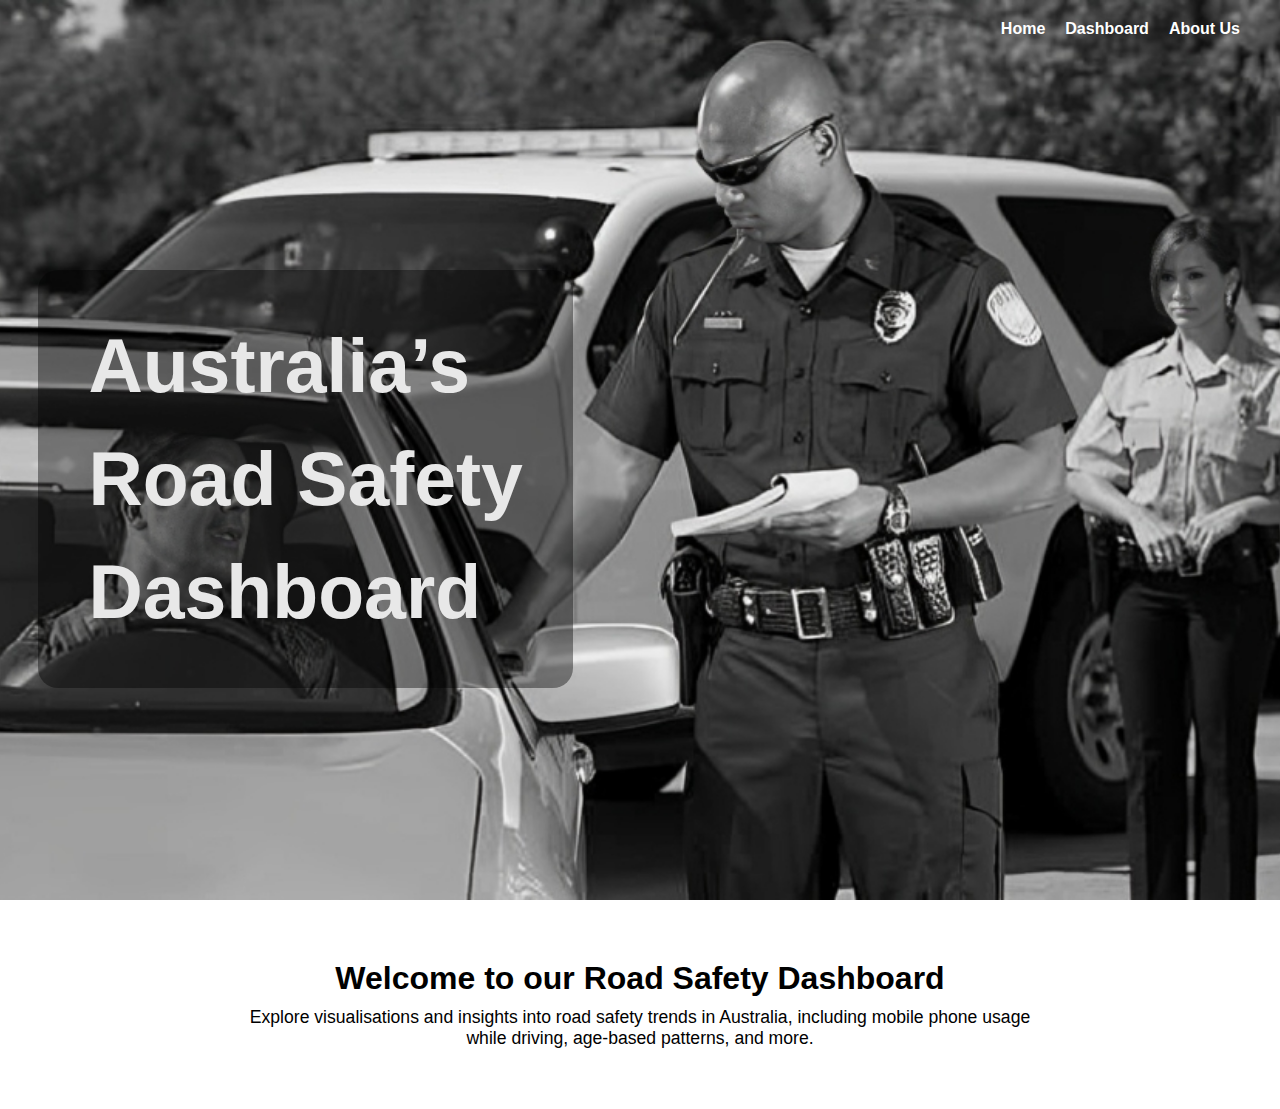
<file: index.html>
<!DOCTYPE html>
<html lang="en">

<head>
    <meta charset="UTF-8" />
    <meta name="viewport" content="width=device-width, initial-scale=1.0" />
    <title>Road Safety Dashboard</title>
    <link rel="stylesheet" href="css/base.css" />
</head>

<body>
    <header class="home-header">
        <nav class="navbar">
            <ul>
                <li><a href="index.html">Home</a></li>
                <li><a href="dashboard.html">Dashboard</a></li>
                <li><a href="aboutus.html">About Us</a></li>
            </ul>
        </nav>
        <div class="hero-text">
            <h1>Australia’s<br />Road Safety<br />Dashboard</h1>
        </div>
    </header>

    <main>
        <section class="intro">
            <h2>Welcome to our Road Safety Dashboard</h2>
            <p>Explore visualisations and insights into road safety trends in Australia, including mobile phone usage
                while driving, age-based patterns, and more.</p>
        </section>
    </main>
</body>

</html>
</file>
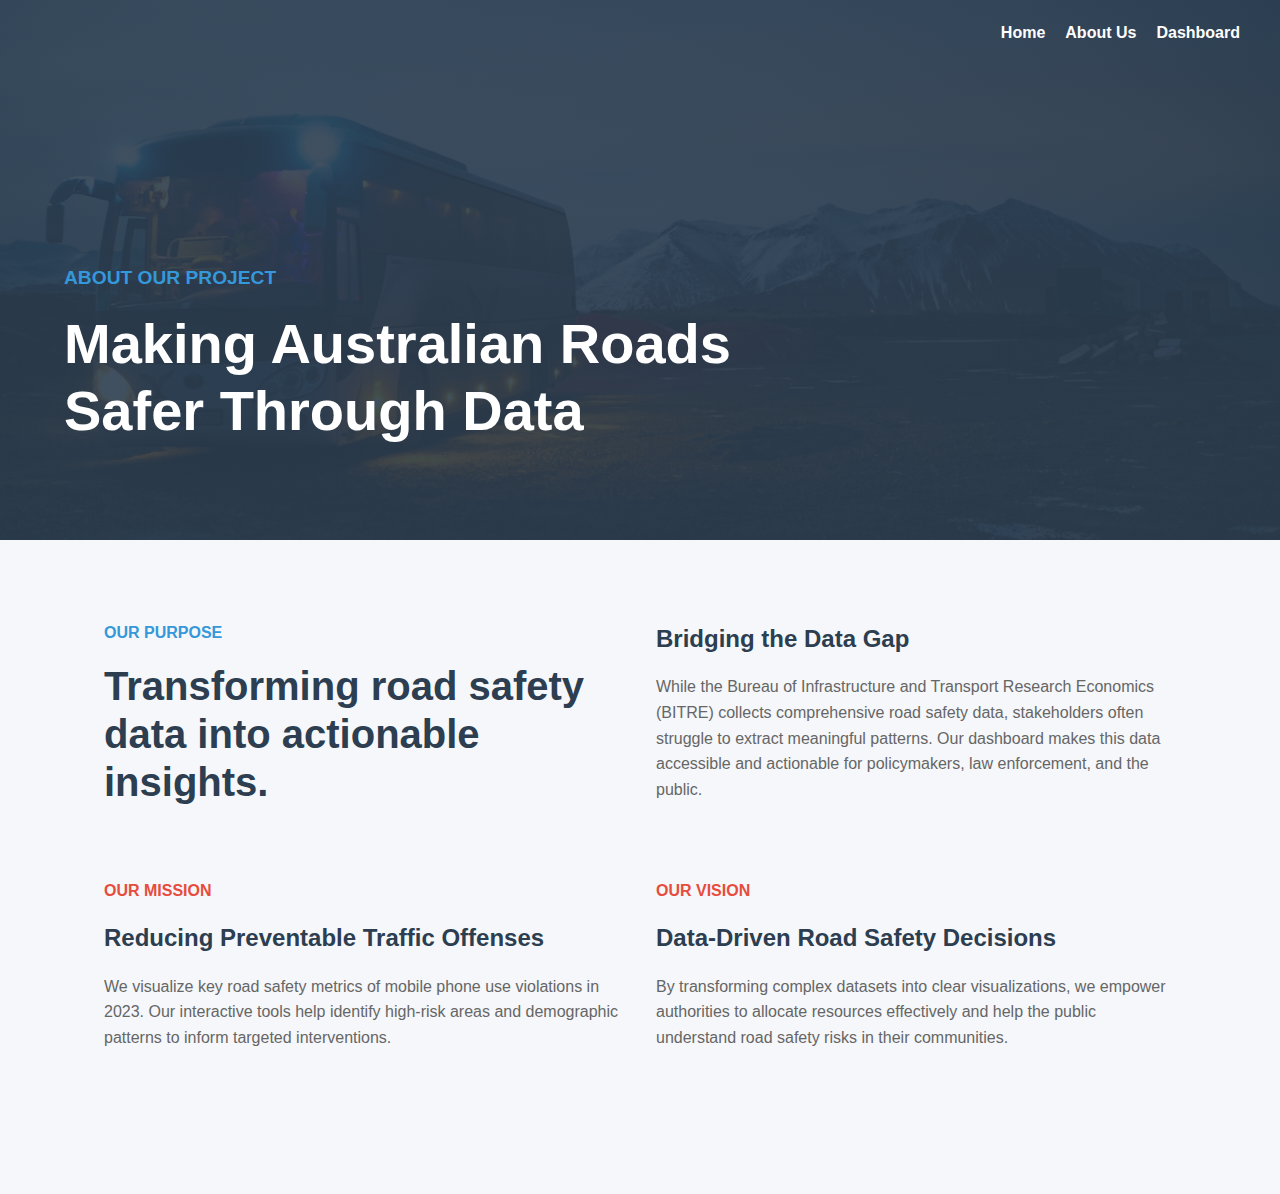
<file: aboutus.html>
<!DOCTYPE html>
<html lang="en">
<head>
  <meta charset="UTF-8" />
  <meta name="viewport" content="width=device-width, initial-scale=1.0" />
  <title>About Us - Australian Road Safety Dashboard</title>
  <style>
    :root {
      --primary: #2c3e50;
      --secondary: #e74c3c;
      --accent: #3498db;
      --light: #ecf0f1;
      --dark: #2c3e50;
    }
    
    * {
      margin: 0;
      padding: 0;
      box-sizing: border-box;
      font-family: 'Poppins', 'Arial', sans-serif;
    }
    
    body {
      background-color: #f5f7fa;
      color: #333;
      line-height: 1.6;
    }
    
    .hero-section {
      background: linear-gradient(rgba(44, 62, 80, 0.9), rgba(44, 62, 80, 0.9)), 
                  url('../images/aboutus.jpeg');
      background-size: cover;
      background-position: center;
      color: white;
      padding: 2rem 0;
      min-height: 60vh;
      display: flex;
      flex-direction: column;
    }
    

    .navbar {
    position: absolute;
    top: 20px;
    right: 40px;
    }

    .navbar ul {
    list-style: none;
    display: flex;
    gap: 20px;
    align-items: center;
    }

    .nav-links a {
    color: white;
    text-decoration: none;
    font-weight: 600;
    font-size: 1rem;
    }

    .nav-links a:hover {
    text-decoration: underline;
    }
    
    .hero-text {
      padding: 0 5%;
      margin-top: auto;
      margin-bottom: 3rem;
    }
    
    .hero-text h3 {
      color: var(--accent);
      margin-bottom: 1rem;
      font-size: 1.2rem;
    }
    
    .hero-text h1 {
      font-size: 3.5rem;
      line-height: 1.2;
      margin-bottom: 1rem;
    }
    
    .info-section {
      padding: 5rem 5%;
      max-width: 1200px;
      margin: 0 auto;
    }
    
    .info-content {
      display: flex;
      gap: 2rem;
      margin-bottom: 3rem;
    }
    
    .info-block {
      flex: 1;
    }
    
    .info-block h5 {
      color: var(--accent);
      margin-bottom: 1rem;
      font-size: 1rem;
    }
    
    .info-block h5.orange {
      color: var(--secondary);
    }
    
    .info-block h2 {
      font-size: 2.5rem;
      color: var(--dark);
      margin-bottom: 1.5rem;
      line-height: 1.2;
    }
    
    .info-block h4 {
      font-size: 1.5rem;
      color: var(--dark);
      margin-bottom: 1rem;
    }
    
    .info-block p {
      color: #666;
      margin-bottom: 1rem;
    }
    
    @media (max-width: 768px) {
      .info-content {
        flex-direction: column;
      }
      
      .hero-text h1 {
        font-size: 2.5rem;
      }
      
      .nav-links {
        display: none;
      }
    }
  </style>
  <link href="https://fonts.googleapis.com/css2?family=Inter:wght@400;600;700&display=swap" rel="stylesheet">
</head>
<body>

  <header class="hero-section">
    <nav class="navbar">
      </div>
      <ul class="nav-links">
        <li><a href="index.html">Home</a></li>
        <li><a href="aboutus.html">About Us</a></li>
        <li><a href="dashboard.html">Dashboard</a></li>
      </ul>
    </nav>

    <div class="hero-text">
      <h3>ABOUT OUR PROJECT</h3>
      <h1>Making Australian Roads<br>Safer Through Data</h1>
    </div>
  </header>

  <section class="info-section">
    <div class="info-content">
      <div class="info-block">
        <h5>OUR PURPOSE</h5>
        <h2>Transforming road safety data into actionable insights.</h2>
      </div>
      <div class="info-block">
        <h4>Bridging the Data Gap</h4>
        <p>While the Bureau of Infrastructure and Transport Research Economics (BITRE) collects comprehensive road safety data, stakeholders often struggle to extract meaningful patterns. Our dashboard makes this data accessible and actionable for policymakers, law enforcement, and the public.</p>
      </div>
    </div>

    <div class="info-content">
      <div class="info-block">
        <h5 class="orange">OUR MISSION</h5>
        <h4>Reducing Preventable Traffic Offenses</h4>
        <p>We visualize key road safety metrics of mobile phone use violations in 2023. Our interactive tools help identify high-risk areas and demographic patterns to inform targeted interventions.</p>
      </div>
      <div class="info-block">
        <h5 class="orange">OUR VISION</h5>
        <h4>Data-Driven Road Safety Decisions</h4>
        <p>By transforming complex datasets into clear visualizations, we empower authorities to allocate resources effectively and help the public understand road safety risks in their communities.</p>
      </div>
    </div>
  </section>

</body>
</html>
</file>
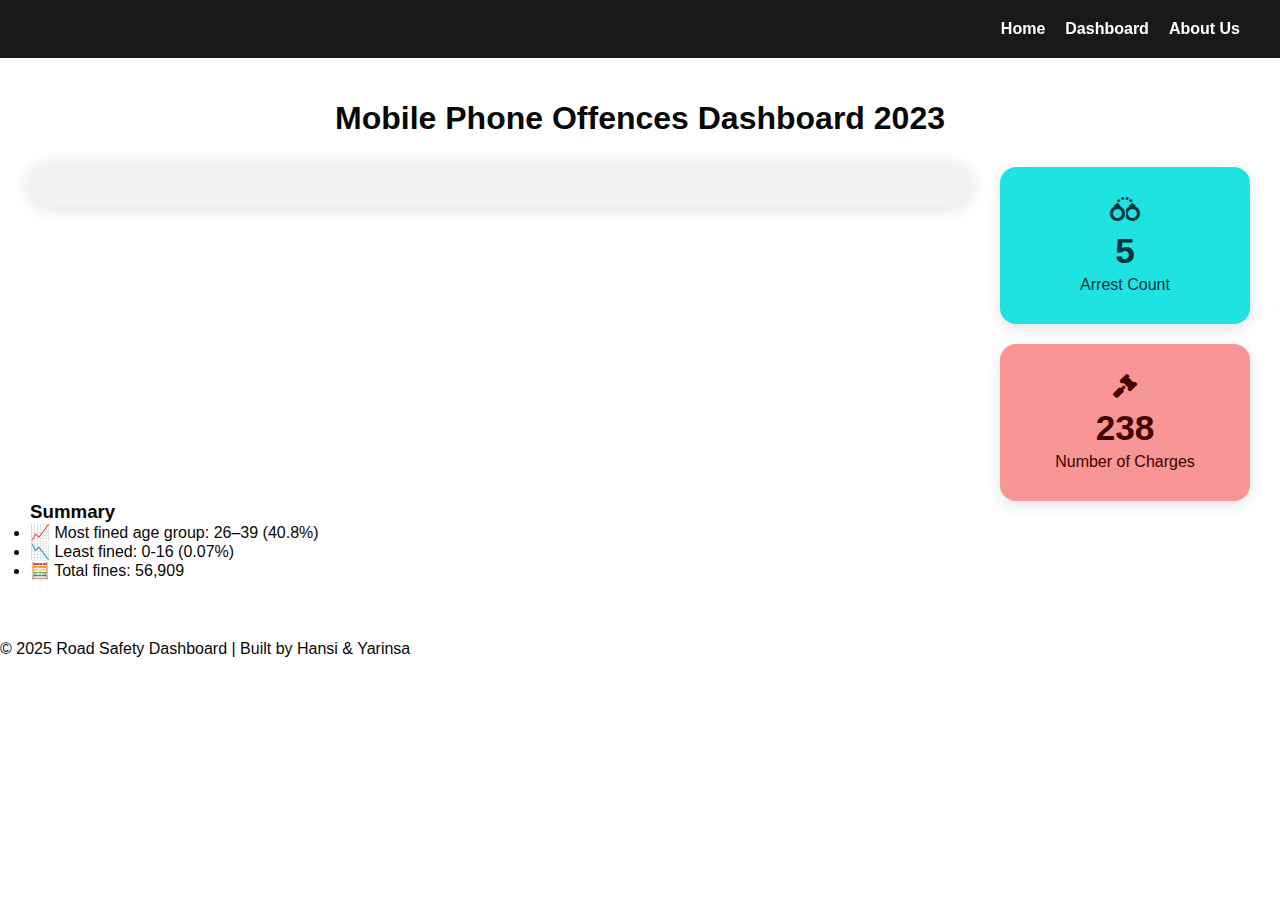
<file: dashboard.html>
<!DOCTYPE html>
<html lang="en">

<head>
  <meta charset="UTF-8" />
  <meta name="viewport" content="width=device-width, initial-scale=1.0" />
  <title>Dashboard</title>

  <!-- Styles -->
  <link rel="stylesheet" href="css/base.css" />
  <link rel="stylesheet" href="css/visualisations.css" />

  <!-- Font Awesome for icons -->
  <link rel="stylesheet" href="https://cdnjs.cloudflare.com/ajax/libs/font-awesome/6.5.0/css/all.min.css"
    integrity="sha512-..." crossorigin="anonymous" referrerpolicy="no-referrer" />


</head>

<body class="dashboard-body">
  <header>
    <nav class="navbar full-nav">
      <ul>
        <li><a href="index.html">Home</a></li>
        <li><a href="Dashboard.html">Dashboard</a></li>
        <li><a href="aboutus.html">About Us</a></li>
      </ul>
    </nav>
  </header>

  <main class="dashboard-content">
    <h1>Mobile Phone Offences Dashboard 2023</h1>

    <div id="charts-wrapper">
      <!-- Left: Bar Chart -->
      <div class="chart-card">
        <div id="barchart"></div>
      </div>

      <!-- Right: Stats -->
      <div class="stat-boxes">
        <div class="stat-box arrest-box">
          <i class="fas fa-handcuffs"></i>
          <div class="value">5</div>
          <div class="label">Arrest Count</div>
        </div>
        <div class="stat-box charge-box">
          <i class="fas fa-gavel"></i>
          <div class="value">238</div>
          <div class="label">Number of Charges</div>
        </div>
      </div>
    </div>

    <!-- Pie Chart -->
    <div id="dashboard-container">
      <div id="summary-box">
        <h3>Summary</h3>
        <ul>
          <li>📈 Most fined age group: 26–39 (40.8%)</li>
          <li>📉 Least fined: 0-16 (0.07%)</li>
          <li>🧮 Total fines: 56,909</li>
        </ul>
      </div>
      <div id="piechart"></div>
    </div>

  </main>

  <footer>
    <p>&copy; 2025 Road Safety Dashboard | Built by Hansi & Yarinsa</p>
  </footer>

  <!-- Scripts -->
  <script src="https://d3js.org/d3.v7.min.js"></script>
  <script src="js/load-data.js"></script>
  <script src="js/piechart.js"></script>
  <script src="js/barchart.js"></script>
</body>

</html>
</file>
<file: css/visualisations.css>
#piechart {
  max-width: 100%; 
  flex: 1 1 600px;
  text-align: center;
}

.piechart-box {
  position: relative;
  filter: drop-shadow(0 4px 12px rgba(0, 0, 0, 0.25));
  border-radius: 20px;
  background: white;
  padding: 60px;
  max-width: 760px;
  width: 100%; 
  height: auto;
}

/* Responsive layout: stack boxes on small screens */
@media (max-width: 768px) {
  #dashboard-container {
    flex-direction: column;
    align-items: center;
  }

  #summary-box,
  #piechart {
    width: 90%;
  }
}

/*For the pie chart filter*/
#month-filter-container {
  position: absolute;
  right: 60px;
  top: 115px;
  font-family: 'Poppins', 'Arial', sans-serif;
  font-size: 16px;
}

#barchart {
  max-width: 1000px;
  margin: 50px auto;
  background-color: #1b1e3d;
  padding: 30px;
  border-radius: 16px;
  position: relative;
  overflow: hidden;
}

.chart-title {
  fill: rgb(255, 255, 255);
  font-size: 22px;
  font-weight: bold;
  font-family: sans-serif;
}

.body {
  position: absolute;
  padding: 8px 12px;
  background: #ffffffdd;
  border: 1px solid #ccc;
  border-radius: 6px;
  font-size: 13px;
  color: #000;
  pointer-events: none;
  box-shadow: 0px 2px 6px rgba(0, 0, 0, 0.25);
  line-height: 1.4;
  transition: opacity 0.2s ease;
}

.tooltip {
  position: absolute;
  padding: 8px 12px;
  background: #ffffffdd;
  border: 1px solid #ccc;
  border-radius: 6px;
  font-size: 13px;
  color: #000;
  pointer-events: none;
  box-shadow: 0px 2px 6px rgba(0, 0, 0, 0.25);
  line-height: 1.4;
  transition: opacity 0.2s ease;
  z-index: 9999;
}

/* Layout container */
.row-container {
  display: flex;
  flex-wrap: wrap;
  gap: 20px;
  justify-content: space-between;
  margin-bottom: 30px;
}

/* Chart card */
.chart-card {
  background-color: #2a2f4a;
  border-radius: 16px;
  padding: 20px;
  flex: 1 1 65%;
  box-shadow: 0 6px 12px rgba(0,0,0,0.2);
  position: relative;
}

/* Sidebar stats column */
.stats-column {
  display: flex;
  flex-direction: column;
  gap: 20px;
  flex: 1 1 30%;
}

/* Individual stat cards */
.stat-card {
  border-radius: 16px;
  padding: 20px;
  color: white;
  text-align: center;
  font-weight: bold;
  box-shadow: 0 4px 10px rgba(0,0,0,0.3);
}

.stat-card .icon {
  font-size: 24px;
  margin-bottom: 10px;
}

.stat-card .value {
  font-size: 32px;
  font-weight: 700;
}

.stat-card .label {
  font-size: 14px;
  opacity: 0.8;
}

/* Colors */
.stat-card.arrests {
  background-color: #00e5ea;
  color: #003340;
}

.stat-card.charges {
  background-color: #ff8e8e;
  color: #430000;
}

/* Chart inside card */
#barchart svg {
  width: 100% !important;
  height: auto;
}
#barchart .domain,
#barchart .tick line {
  stroke: rgb(255, 255, 255);
}

#barchart .tick text {
  fill: rgb(255, 255, 255);
}

/* Bar chart */

#charts-wrapper {
  display: flex;
  flex-wrap: wrap;
  gap: 30px;
  justify-content: center;
  align-items: flex-start;
}

.chart-card {
  background-color: #f4f3f3;
  border-radius: 20px;
  padding: 20px;
  width: 70%;
  max-width: 1000px;
  box-shadow: 0 0 20px rgba(0, 0, 0, 0.15);
}

.chart-card h2 {
  display: none;
}

#barchart {
  background-color: #111634;
  border-radius: 20px;
  padding: 0;
  margin: 0;
  width: 100%;
  height: auto;
  overflow: visible;
}

.stat-boxes {
  display: flex;
  flex-direction: column;
  gap: 20px;
  width: 250px;
}

.stat-box {
  display: flex;
  flex-direction: column;
  justify-content: center;
  align-items: center;
  border-radius: 16px;
  padding: 30px;
  font-weight: bold;
  box-shadow: 0 5px 15px rgba(0, 0, 0, 0.1);
  color: #000;
  text-align: center;
}

.stat-box i {
  font-size: 24px;
  margin-bottom: 10px;
}

.stat-box .value {
  font-size: 2.2rem;
  margin-bottom: 5px;
}

.stat-box .label {
  font-size: 1rem;
  font-weight: normal;
}

.arrest-box {
  background-color: #1ee3e1;
  color: #003340;
}

.charge-box {
  background-color: #f89595;
  color: #430000;
}

@media (max-width: 900px) {
  #charts-wrapper {
    flex-direction: column;
    align-items: center;
  }

  .chart-card {
    width: 90%;
  }

  .stat-boxes {
    flex-direction: row;
    justify-content: center;
    width: 100%;
  }
}

/* Enhanced bar hover effects */
.bar-segment {
  transition: all 0.2s ease;
  cursor: pointer;
}

.bar-segment:hover {
  opacity: 0.9;
}

/* Drop shadow for SVG elements */
.drop-shadow {
  filter: url(#drop-shadow);
}

.bar-segment {
  transition: all 0.2s ease;
  opacity: 0.9; /* Default slightly transparent */
  cursor: pointer;
}

.bar-segment:hover {
  opacity: 1;
  stroke: rgb(255, 255, 255);
  stroke-width: 1px;
  filter: drop-shadow(0px 0px 5px rgba(255, 255, 255, 0.7));
}

/* Legend styles */
.legend-item text {
  white-space: nowrap;
}

@media (max-width: 768px) {
  .legend-item text {
    font-size: 0.8em !important;
  }
  
  #barchart {
    padding: 15px;
  }
  
  .chart-filter {
    top: 5px !important;
    right: 5px !important;
  }
}
</file>
<file: css/base.css>
/* General reset and layout */
* {
  margin: 0;
  padding: 0;
  box-sizing: border-box;
}

body, html {
  height: 100%;
  font-family: 'Poppins', 'Arial', sans-serif;
  color: white;
}

/* Background image for the hero section */
.home-header {
  position: relative;
  height: 100vh;
  background: url('/images/home.png') no-repeat center center/cover;
}

/* Navbar styles */
.navbar {
  position: absolute;
  top: 20px;
  right: 40px;
}

.navbar ul {
  list-style: none;
  display: flex;
  gap: 20px;
}

.navbar a {
  color: white;
  text-decoration: none;
  font-weight: bold;
  font-size: 1rem;
}

.navbar a:hover {
  text-decoration: underline;
}

/* Hero text block */
.hero-text {
  position: absolute;
  top: 30%;
  left: 3%;
  background-color: rgba(0, 0, 0, 0.4); /* translucent box */
  padding: 40px 50px;
  border-radius: 20px;
  max-width: 600px;
}

.hero-text h1 {
  font-size: 4.7rem;
  line-height: 1.5;
  color: rgb(232, 232, 232);
  font-weight: bold;
  font-family: 'Lato', 'Trebuchet MS', sans-serif;
}

/* Welcome section */
.intro {
  background: white;
  color: black;
  padding: 60px 20px;
  text-align: center;
}

.intro h2 {
  font-size: 2rem;
  margin-bottom: 10px;
}

.intro p {
  font-size: 1.1rem;
  max-width: 800px;
  margin: 0 auto;
}

/* Dashboard-specific styles */
.dashboard-body {
  background-color: #ffffff;  
  color: rgb(8, 8, 8);
  min-height: 100vh;
}

.dashboard-content {
  padding: 60px 30px;
}

.dashboard-content h1 {
  font-size: 2rem;
  margin-bottom: 30px;
  margin-top: 40px;
  text-align: center;
}

.full-nav {
  position: fixed;
  top: 0;
  right: 0;
  left: 0;
  z-index: 999;
  display: flex;
  justify-content: flex-end;
  background-color: rgba(0, 0, 0, 0.9);
  padding: 20px 40px;
}
</file>
